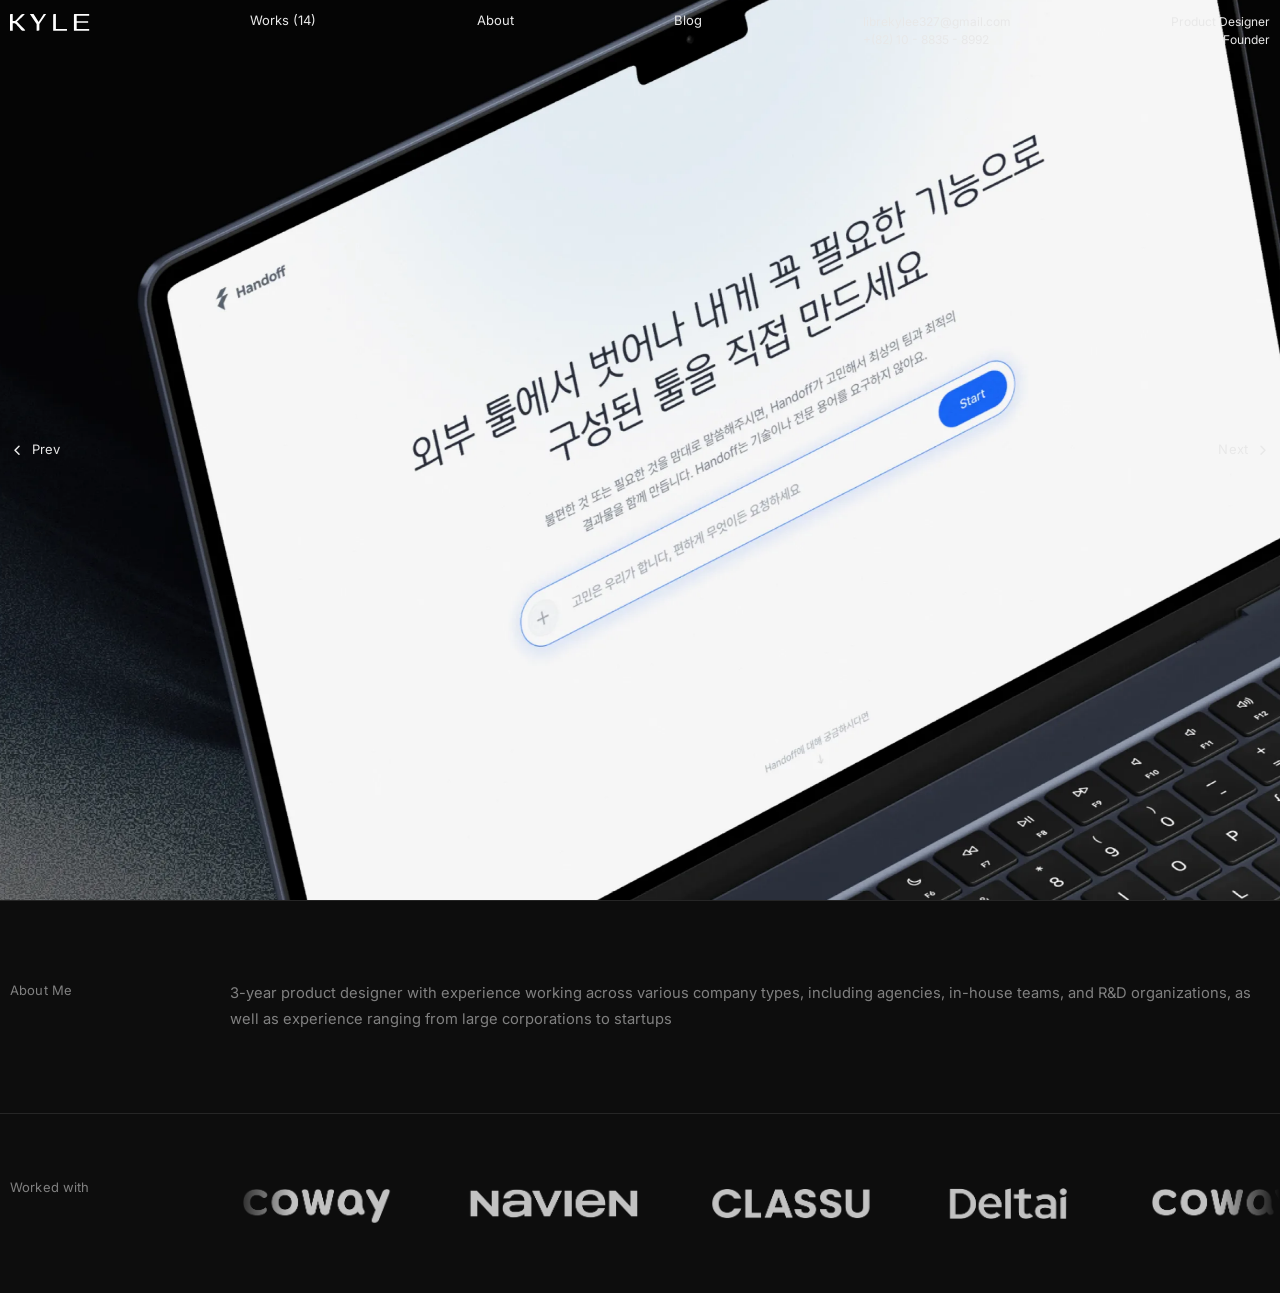
<file: index.html>
<!DOCTYPE html>
<html lang="en">

<head>
  <meta charset="UTF-8">
  <meta name="viewport" content="width=device-width, initial-scale=1.0, viewport-fit=cover">
  <title>KYLE — Product Designer & Founder</title>
  <link rel="icon" type="image/png" href="assets/images/favicon.png">
  <!-- Open Graph -->
  <meta property="og:title" content="KYLE — Product Designer & Founder">
  <meta property="og:type" content="website">
  <meta property="og:url" content="https://leejaekyo.netlify.app">
  <meta property="og:image" content="https://leejaekyo.netlify.app/assets/images/OG Image.png">
  <!-- Twitter Card -->
  <meta name="twitter:card" content="summary_large_image">
  <meta name="twitter:title" content="KYLE — Product Designer & Founder">
  <meta name="twitter:image" content="https://leejaekyo.netlify.app/assets/images/OG Image.png">
  <link rel="preload" as="image" href="assets/images/hero-Handoff.webp" type="image/webp">
  <link rel="preconnect" href="https://fonts.googleapis.com">
  <link rel="preconnect" href="https://fonts.gstatic.com" crossorigin>
  <link
    href="https://fonts.googleapis.com/css2?family=Inter:ital,wght@0,300;0,400;0,500;0,600;0,700;0,800;0,900;1,400&display=swap"
    rel="stylesheet">
  <link rel="stylesheet" href="css/reset.css">
  <link rel="stylesheet" href="css/variables.css">
  <link rel="stylesheet" href="css/typography.css">
  <link rel="stylesheet" href="css/header.css">
  <link rel="stylesheet" href="css/hero.css">
  <link rel="stylesheet" href="css/about.css">
  <link rel="stylesheet" href="css/marquee.css">
  <link rel="stylesheet" href="css/works.css">
  <link rel="stylesheet" href="css/responsive.css">
  <link rel="stylesheet" href="css/cursor-light.css">
</head>

<body>
  <div id="cursorLight" aria-hidden="true"></div>

  <header class="site-header" role="banner">
    <div class="header-inner">
      <a class="logo" href="/" aria-label="KYLE — Home">
        <img src="/assets/images/header-logo.svg" alt="KYLE" class="logo-img">
      </a>
      <nav class="header-nav" aria-label="Main navigation">
        <a href="#works" class="nav-link">Works <span class="works-count"></span></a>
        <a href="/about" class="nav-link">About</a>
        <a href="/blog" class="nav-link">Blog</a>
      </nav>
      <div class="header-contact">
        <a href="mailto:librekylee327@gmail.com">librekylee327@gmail.com</a>
        <a href="tel:+821088358992">+(82) 10 - 8835 - 8992</a>
      </div>
      <div class="header-role">
        <span>Product Designer</span>
        <span>Founder</span>
      </div>
      <button class="hamburger" aria-label="Open menu" aria-expanded="false" aria-controls="mobileNav">
        <span class="hamburger-line"></span>
        <span class="hamburger-line"></span>
        <span class="hamburger-line"></span>
      </button>
    </div>
    <nav class="mobile-nav" id="mobileNav" aria-hidden="true" aria-label="Mobile navigation">
      <a href="#works">Works <span class="works-count"></span></a>
      <a href="/about">About</a>
      <a href="/blog">Blog</a>
    </nav>
  </header>

  <!-- ─── View: Works ──────────────────────────────────────── -->
  <div id="viewWorks" hidden>
    <section class="works-page" aria-labelledby="works-heading">
      <div class="works-page-inner">
        <h1 class="works-heading" id="works-heading">
          Services <span class="works-page-count" data-count-for="servicesGrid"></span>
        </h1>
        <div class="works-grid" id="servicesGrid">
          <article class="work-card">
            <p class="work-card-title">Handoff</p>
            <div class="work-card-thumb">
              <picture>
                <source srcset="assets/images/hero-Handoff.webp" type="image/webp">
                <img src="assets/images/hero-Handoff.webp" alt="Handoff" loading="lazy">
              </picture>
            </div>
          </article>
          <article class="work-card">
            <p class="work-card-title">Deltai</p>
            <div class="work-card-thumb">
              <picture>
                <source srcset="assets/images/hero-laptop.webp" type="image/webp">
                <img src="assets/images/hero-laptop.png" alt="Deltai — AI agent design tool" loading="lazy">
              </picture>
            </div>
          </article>
          <article class="work-card">
            <p class="work-card-title">Classu</p>
            <div class="work-card-thumb">
              <picture>
                <source srcset="assets/images/hero-Classu.webp" type="image/webp">
                <img src="assets/images/hero-Classu.png" alt="Classu — mobile app" loading="lazy">
              </picture>
            </div>
          </article>
          <article class="work-card">
            <p class="work-card-title">Viewtiful Body</p>
            <div class="work-card-thumb">
              <picture>
                <source srcset="assets/images/hero-VB.webp" type="image/webp">
                <img src="assets/images/hero-VB.png" alt="Viewtiful Body — fitness app" loading="lazy">
              </picture>
            </div>
          </article>
          <article class="work-card">
            <p class="work-card-title">Ride Hailing</p>
            <div class="work-card-thumb">
              <picture>
                <source srcset="assets/images/hero-ridehailing.webp" type="image/webp">
                <img src="assets/images/hero-ridehailing.png" alt="Ride Hailing — in-car UI" loading="lazy">
              </picture>
            </div>
          </article>
          <article class="work-card">
            <p class="work-card-title">KD NAVIEN - Smart Navien GUI</p>
            <div class="work-card-thumb">
              <picture>
                <source srcset="assets/images/hero-KDN.webp" type="image/webp">
                <img src="assets/images/hero-KDN.png" alt="KD NAVIEN — Smart Navien GUI" loading="lazy">
              </picture>
            </div>
          </article>
          <article class="work-card">
            <p class="work-card-title">Movie Frame NFT Service</p>
            <div class="work-card-thumb">
              <picture>
                <source srcset="assets/images/hero-NFT.webp" type="image/webp">
                <img src="assets/images/hero-NFT.png" alt="Movie Frame NFT Service" loading="lazy">
              </picture>
            </div>
          </article>
          <article class="work-card">
            <p class="work-card-title">Vietnam E-Bike Platform(UNESCO Unitwin)</p>
            <div class="work-card-thumb">
              <picture>
                <source srcset="assets/images/hero-EV-Bike.webp" type="image/webp">
                <img src="assets/images/hero-EV-Bike.webp" alt="Vietnam E-Bike Platform — UNESCO Unitwin" loading="lazy">
              </picture>
            </div>
          </article>
        </div>

        <!-- ─── Projects: pipelines & automation (accordion list, no thumbnail) ── -->
        <div class="works-group" role="region" aria-labelledby="projects-heading">
          <h2 class="works-heading works-heading--group" id="projects-heading">
            Projects <span class="works-page-count" data-count-for="projectsGrid"></span>
          </h2>
          <p class="works-group-lead">AX-native. Systems I vibe-coded to run our startup.</p>
          <ul class="project-list" id="projectsGrid">
            <li class="project-item">
              <h3 class="project-item-heading">
                <button class="project-item-toggle" type="button" aria-expanded="false" aria-controls="panel-donna-personal-assistant" id="toggle-donna-personal-assistant">
                  <span class="project-item-date">2026</span>
                  <span class="project-item-title">Donna — Personal Assistant</span>
                  <span class="project-item-type">Agent</span>
                  <span class="project-item-stat">4 reports / day</span>
                  <span class="project-item-icon" aria-hidden="true"></span>
                </button>
              </h3>
              <div class="project-item-panel" id="panel-donna-personal-assistant" role="region" aria-labelledby="toggle-donna-personal-assistant">
                <div class="project-item-panel-clip">
                  <div class="project-item-panel-inner">
                    <p class="project-item-desc">Slack assistant that briefs my day, triages mail and books my calendar.</p>
                    <ol class="project-item-flow" aria-label="Process"><li>Mail</li><li>Calendar</li><li>Notes</li><li>Triage</li><li>Slack</li></ol>
                    <ul class="project-item-stack" aria-label="Built with"><li>Claude Code</li><li>Slack Bolt</li><li>Gmail</li><li>Google Calendar</li><li>launchd</li></ul>
                  </div>
                </div>
              </div>
            </li>
            <li class="project-item">
              <h3 class="project-item-heading">
                <button class="project-item-toggle" type="button" aria-expanded="false" aria-controls="panel-weekly-reels-pipeline" id="toggle-weekly-reels-pipeline">
                  <span class="project-item-date">2026</span>
                  <span class="project-item-title">Weekly Reels Pipeline</span>
                  <span class="project-item-type">Automation</span>
                  <span class="project-item-stat">½ day → 1h 20m</span>
                  <span class="project-item-icon" aria-hidden="true"></span>
                </button>
              </h3>
              <div class="project-item-panel" id="panel-weekly-reels-pipeline" role="region" aria-labelledby="toggle-weekly-reels-pipeline">
                <div class="project-item-panel-clip">
                  <div class="project-item-panel-inner">
                    <p class="project-item-desc">One brief in, a week of short-form out. Reads its own metrics to plan the next episode.</p>
                    <ol class="project-item-flow" aria-label="Process"><li>Brief</li><li>Storyboard</li><li>Clips</li><li>Compose</li><li>Publish</li><li>Metrics</li></ol>
                    <ul class="project-item-stack" aria-label="Built with"><li>Claude Code</li><li>Python</li><li>FFmpeg</li><li>Higgsfield · Kling</li><li>YouTube · Instagram</li></ul>
                  </div>
                </div>
              </div>
            </li>
            <li class="project-item">
              <h3 class="project-item-heading">
                <button class="project-item-toggle" type="button" aria-expanded="false" aria-controls="panel-job-mapping-pipeline" id="toggle-job-mapping-pipeline">
                  <span class="project-item-date">2026</span>
                  <span class="project-item-title">Job Mapping Pipeline</span>
                  <span class="project-item-type">Research automation</span>
                  <span class="project-item-stat">474 → 288</span>
                  <span class="project-item-icon" aria-hidden="true"></span>
                </button>
              </h3>
              <div class="project-item-panel" id="panel-job-mapping-pipeline" role="region" aria-labelledby="toggle-job-mapping-pipeline">
                <div class="project-item-panel-clip">
                  <div class="project-item-panel-inner">
                    <p class="project-item-desc">Turns 474 practitioner posts into a job agent's knowledge map — rerunnable for every new role.</p>
                    <ol class="project-item-flow" aria-label="Process"><li>Collect</li><li>Classify</li><li>Extract</li><li>Map</li><li>Verify</li><li>Scope sim</li></ol>
                    <ul class="project-item-stack" aria-label="Built with"><li>Claude Code</li><li>Python</li></ul>
                  </div>
                </div>
              </div>
            </li>
            <li class="project-item">
              <h3 class="project-item-heading">
                <button class="project-item-toggle" type="button" aria-expanded="false" aria-controls="panel-persona-evidence-crawl" id="toggle-persona-evidence-crawl">
                  <span class="project-item-date">2026</span>
                  <span class="project-item-title">Persona Evidence Crawl</span>
                  <span class="project-item-type">Research</span>
                  <span class="project-item-stat">8,000+ → 92</span>
                  <span class="project-item-icon" aria-hidden="true"></span>
                </button>
              </h3>
              <div class="project-item-panel" id="panel-persona-evidence-crawl" role="region" aria-labelledby="toggle-persona-evidence-crawl">
                <div class="project-item-panel-clip">
                  <div class="project-item-panel-inner">
                    <p class="project-item-desc">Crawled 8,000+ community posts to put our persona on evidence, not my guess.</p>
                    <ol class="project-item-flow" aria-label="Process"><li>Crawl</li><li>Filter</li><li>Code</li><li>Grade</li></ol>
                    <ul class="project-item-stack" aria-label="Built with"><li>Claude Code</li><li>Python crawler</li></ul>
                  </div>
                </div>
              </div>
            </li>
            <li class="project-item">
              <h3 class="project-item-heading">
                <button class="project-item-toggle" type="button" aria-expanded="false" aria-controls="panel-harness" id="toggle-harness">
                  <span class="project-item-date">2026</span>
                  <span class="project-item-title">Harness</span>
                  <span class="project-item-type">Agent system</span>
                  <span class="project-item-stat">35 → 13</span>
                  <span class="project-item-icon" aria-hidden="true"></span>
                </button>
              </h3>
              <div class="project-item-panel" id="panel-harness" role="region" aria-labelledby="toggle-harness">
                <div class="project-item-panel-clip">
                  <div class="project-item-panel-inner">
                    <p class="project-item-desc">My Claude Code setup: 9 job agents and 10 hooks that enforce the rules and keep every doc in sync.</p>
                    <ol class="project-item-flow" aria-label="Process"><li>Route</li><li>Job agent</li><li>Hooks</li><li>Doc sync</li></ol>
                    <ul class="project-item-stack" aria-label="Built with"><li>Claude Code</li><li>Hooks</li><li>Skills</li><li>Python · Bash</li></ul>
                  </div>
                </div>
              </div>
            </li>
            <li class="project-item">
              <h3 class="project-item-heading">
                <button class="project-item-toggle" type="button" aria-expanded="false" aria-controls="panel-lead-user-research" id="toggle-lead-user-research">
                  <span class="project-item-date">2026</span>
                  <span class="project-item-title">Lead User Research</span>
                  <span class="project-item-type">Research</span>
                  <span class="project-item-stat">38 gaps</span>
                  <span class="project-item-icon" aria-hidden="true"></span>
                </button>
              </h3>
              <div class="project-item-panel" id="panel-lead-user-research" role="region" aria-labelledby="toggle-lead-user-research">
                <div class="project-item-panel-clip">
                  <div class="project-item-panel-inner">
                    <p class="project-item-desc">My own build process as data — 38 friction points the product is designed on.</p>
                    <ol class="project-item-flow" aria-label="Process"><li>Observe</li><li>Sequence</li><li>Gap logic</li><li>Hypotheses</li></ol>
                    <ul class="project-item-stack" aria-label="Built with"><li>Claude Code</li><li>HTML</li></ul>
                  </div>
                </div>
              </div>
            </li>
          </ul>
        </div>
      </div>
    </section>
  </div>

  <!-- ─── View: Home ────────────────────────────────────────── -->
  <div id="viewHome">
    <main>

      <section class="hero" id="works" aria-label="Featured work">
        <div class="hero-image-wrapper">
          <picture>
            <source srcset="assets/images/hero-Handoff.webp" type="image/webp">
            <img src="assets/images/hero-Handoff.webp" alt="Project showcase: Handoff"
              class="hero-slide" id="heroSlideHandoff" fetchpriority="high">
          </picture>
          <picture>
            <source srcset="assets/images/hero-laptop.webp" type="image/webp">
            <img src="assets/images/hero-laptop.png" alt="Project showcase: MacBook displaying Create your Agent UI"
              class="hero-slide" id="heroSlideA" loading="lazy">
          </picture>
          <picture>
            <source srcset="assets/images/hero-Classu.webp" type="image/webp">
            <img src="assets/images/hero-Classu.png" alt="Project showcase: CLASSU" class="hero-slide" id="heroSlideB" loading="lazy">
          </picture>
          <picture>
            <source srcset="assets/images/hero-VB.webp" type="image/webp">
            <img src="assets/images/hero-VB.png" alt="Project showcase: VB" class="hero-slide" id="heroSlideC" loading="lazy">
          </picture>
          <picture>
            <source srcset="assets/images/hero-ridehailing.webp" type="image/webp">
            <img src="assets/images/hero-ridehailing.png" alt="Project showcase: Ride Hailing" class="hero-slide"
              id="heroSlideD" loading="lazy">
          </picture>
        </div>
        <button class="hero-nav hero-nav--prev" aria-label="Previous project">
          <svg width="14" height="14" viewBox="0 0 14 14" fill="none" aria-hidden="true">
            <path d="M9 11L5 7L9 3" stroke="currentColor" stroke-width="1.5" stroke-linecap="round"
              stroke-linejoin="round" />
          </svg>
          Prev
        </button>
        <button class="hero-nav hero-nav--next" aria-label="Next project">
          Next
          <svg width="14" height="14" viewBox="0 0 14 14" fill="none" aria-hidden="true">
            <path d="M5 3L9 7L5 11" stroke="currentColor" stroke-width="1.5" stroke-linecap="round"
              stroke-linejoin="round" />
          </svg>
        </button>
      </section>

      <section class="about-me" id="about" aria-labelledby="about-heading">
        <div class="about-inner">
          <h2 class="section-label" id="about-heading">About Me</h2>
          <div class="about-body">
            <p>3-year product designer with experience working across various company types, including agencies,
              in-house teams, and R&D organizations, as well as experience ranging from large corporations to startups
            </p>
          </div>
        </div>
      </section>

      <section class="worked-with" aria-label="Companies worked with">
        <div class="worked-with-inner">
          <h2 class="section-label">Worked with</h2>
          <div class="marquee-outer" aria-hidden="true">
            <div class="marquee-track" id="marqueeTrack">
              <span class="marquee-item"><img src="assets/images/logos/coway.png" alt="coway" class="brand-logo"></span>
              <span class="marquee-item"><img src="assets/images/logos/navien.png" alt="navien"
                  class="brand-logo"></span>
              <span class="marquee-item"><img src="assets/images/logos/classu.png" alt="CLASSU"
                  class="brand-logo"></span>
              <span class="marquee-item"><img src="assets/images/logos/deltai.png" alt="Deltai"
                  class="brand-logo"></span>
              <!-- Duplicate set for seamless infinite loop -->
              <span class="marquee-item" aria-hidden="true"><img src="assets/images/logos/coway.png" alt=""
                  class="brand-logo"></span>
              <span class="marquee-item" aria-hidden="true"><img src="assets/images/logos/navien.png" alt=""
                  class="brand-logo"></span>
              <span class="marquee-item" aria-hidden="true"><img src="assets/images/logos/classu.png" alt=""
                  class="brand-logo"></span>
              <span class="marquee-item" aria-hidden="true"><img src="assets/images/logos/deltai.png" alt=""
                  class="brand-logo"></span>
            </div>
          </div>
        </div>
      </section>

    </main>
  </div><!-- /viewHome -->

  <script src="js/header.js"></script>
  <script src="js/marquee.js"></script>
  <script src="js/hero.js"></script>
  <script src="js/works.js"></script>
  <script src="js/cursor-light.js"></script>
</body>

</html>
</file>
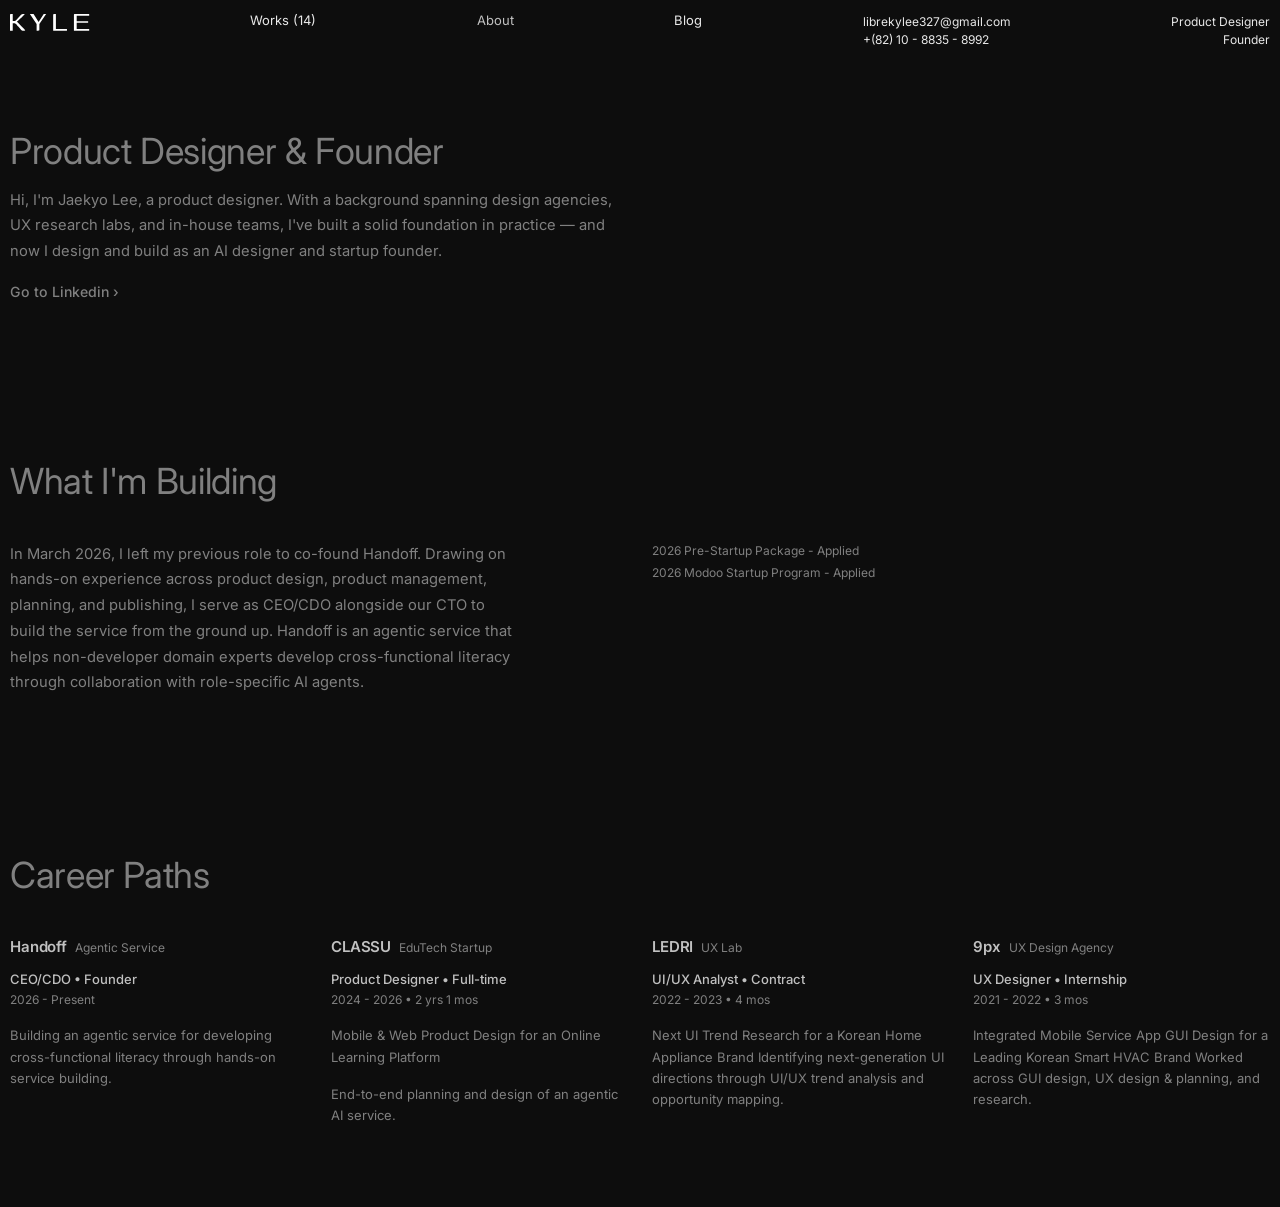
<file: about.html>
<!DOCTYPE html>
<html lang="en">

<head>
  <meta charset="UTF-8">
  <meta name="viewport" content="width=device-width, initial-scale=1.0, viewport-fit=cover">
  <title>KYLE — Product Designer & Founder</title>
  <link rel="icon" type="image/png" href="assets/images/favicon.png">
  <!-- Open Graph -->
  <meta property="og:title" content="KYLE — Product Designer & Founder">
  <meta property="og:type" content="website">
  <meta property="og:url" content="https://leejaekyo.netlify.app/about.html">
  <meta property="og:image" content="https://leejaekyo.netlify.app/assets/images/OG Image.png">
  <!-- Twitter Card -->
  <meta name="twitter:card" content="summary_large_image">
  <meta name="twitter:title" content="KYLE — Product Designer & Founder">
  <meta name="twitter:image" content="https://leejaekyo.netlify.app/assets/images/OG Image.png">
  <link rel="preconnect" href="https://fonts.googleapis.com">
  <link rel="preconnect" href="https://fonts.gstatic.com" crossorigin>
  <link
    href="https://fonts.googleapis.com/css2?family=Inter:ital,wght@0,300;0,400;0,500;0,600;0,700;0,800;0,900;1,400&display=swap"
    rel="stylesheet">
  <link rel="stylesheet" href="css/reset.css">
  <link rel="stylesheet" href="css/variables.css">
  <link rel="stylesheet" href="css/typography.css">
  <link rel="stylesheet" href="css/header.css">
  <link rel="stylesheet" href="css/about-page.css">
  <link rel="stylesheet" href="css/responsive.css">
  <link rel="stylesheet" href="css/cursor-light.css">
</head>

<body>
  <div id="cursorLight" aria-hidden="true"></div>

  <header class="site-header" role="banner">
    <div class="header-inner">
      <a class="logo" href="/" aria-label="KYLE — Home">
        <img src="/assets/images/header-logo.svg" alt="KYLE" class="logo-img">
      </a>
      <nav class="header-nav" aria-label="Main navigation">
        <a href="/#works" class="nav-link">Works <span class="works-count"></span></a>
        <a href="/about" class="nav-link nav-link--active">About</a>
        <a href="/blog" class="nav-link">Blog</a>
      </nav>
      <div class="header-contact">
        <a href="mailto:librekylee327@gmail.com">librekylee327@gmail.com</a>
        <a href="tel:+821088358992">+(82) 10 - 8835 - 8992</a>
      </div>
      <div class="header-role">
        <span>Product Designer</span>
        <span>Founder</span>
      </div>
      <button class="hamburger" aria-label="Open menu" aria-expanded="false" aria-controls="mobileNav">
        <span class="hamburger-line"></span>
        <span class="hamburger-line"></span>
        <span class="hamburger-line"></span>
      </button>
    </div>
    <nav class="mobile-nav" id="mobileNav" aria-hidden="true" aria-label="Mobile navigation">
      <a href="/#works">Works <span class="works-count"></span></a>
      <a href="/about">About</a>
      <a href="/blog">Blog</a>
    </nav>
  </header>

  <main class="about-page">
    <div class="about-page-inner">

      <!-- ─── Intro ─────────────────────────────────────────────── -->
      <section class="ap-intro" aria-labelledby="ap-title">
        <h1 class="ap-title" id="ap-title">Product Designer &amp; Founder</h1>
        <p class="ap-bio">Hi, I'm Jaekyo Lee, a product designer. With a background spanning design agencies, UX research labs, and in-house teams, I've built a solid foundation in practice — and now I design and build as an AI designer and startup founder.</p>
        <a href="https://linkedin.com/in/jaekyolee" target="_blank" rel="noopener noreferrer" class="ap-linkedin-link">Go to Linkedin &rsaquo;</a>
      </section>

      <!-- ─── What I'm Building ─────────────────────────────────── -->
      <section class="ap-building" aria-labelledby="ap-building-heading">
        <h2 class="ap-section-heading" id="ap-building-heading">What I'm Building</h2>
        <div class="ap-building-body">
          <p class="ap-building-text">In March 2026, I left my previous role to co-found Handoff. Drawing on hands-on experience across product design, product management, planning, and publishing, I serve as CEO/CDO alongside our CTO to build the service from the ground up. Handoff is an agentic service that helps non-developer domain experts develop cross-functional literacy through collaboration with role-specific AI agents.</p>
          <ul class="ap-building-caption" aria-label="Startup program applications">
            <li>2026 Pre-Startup Package - Applied</li>
            <li>2026 Modoo Startup Program - Applied</li>
          </ul>
        </div>
      </section>

      <!-- ─── Career Paths ──────────────────────────────────────── -->
      <section class="ap-career" aria-labelledby="ap-career-heading">
        <h2 class="ap-section-heading" id="ap-career-heading">Career Paths</h2>
        <div class="ap-career-grid">

          <article class="ap-career-card">
            <div class="ap-card-header">
              <span class="ap-company-name">Handoff</span>
              <span class="ap-company-type">Agentic Service</span>
            </div>
            <p class="ap-card-role">CEO/CDO &bull; Founder</p>
            <p class="ap-card-period">2026 - Present</p>
            <p class="ap-card-desc">Building an agentic service for developing cross-functional literacy through hands-on service building.</p>
          </article>

          <article class="ap-career-card">
            <div class="ap-card-header">
              <span class="ap-company-name">CLASSU</span>
              <span class="ap-company-type">EduTech Startup</span>
            </div>
            <p class="ap-card-role">Product Designer &bull; Full-time</p>
            <p class="ap-card-period">2024 - 2026 &bull; 2 yrs 1 mos</p>
            <p class="ap-card-desc">Mobile &amp; Web Product Design for an Online Learning Platform</p>
            <p class="ap-card-desc">End-to-end planning and design of an agentic AI service.</p>
          </article>

          <article class="ap-career-card">
            <div class="ap-card-header">
              <span class="ap-company-name">LEDRI</span>
              <span class="ap-company-type">UX Lab</span>
            </div>
            <p class="ap-card-role">UI/UX Analyst &bull; Contract</p>
            <p class="ap-card-period">2022 - 2023 &bull; 4 mos</p>
            <p class="ap-card-desc">Next UI Trend Research for a Korean Home Appliance Brand Identifying next-generation UI directions through UI/UX trend analysis and opportunity mapping.</p>
          </article>

          <article class="ap-career-card">
            <div class="ap-card-header">
              <span class="ap-company-name">9px</span>
              <span class="ap-company-type">UX Design Agency</span>
            </div>
            <p class="ap-card-role">UX Designer &bull; Internship</p>
            <p class="ap-card-period">2021 - 2022 &bull; 3 mos</p>
            <p class="ap-card-desc">Integrated Mobile Service App GUI Design for a Leading Korean Smart HVAC Brand Worked across GUI design, UX design &amp; planning, and research.</p>
          </article>

        </div>
      </section>

    </div>
  </main>

  <script src="js/header.js"></script>
  <script src="js/cursor-light.js"></script>
</body>

</html>
</file>
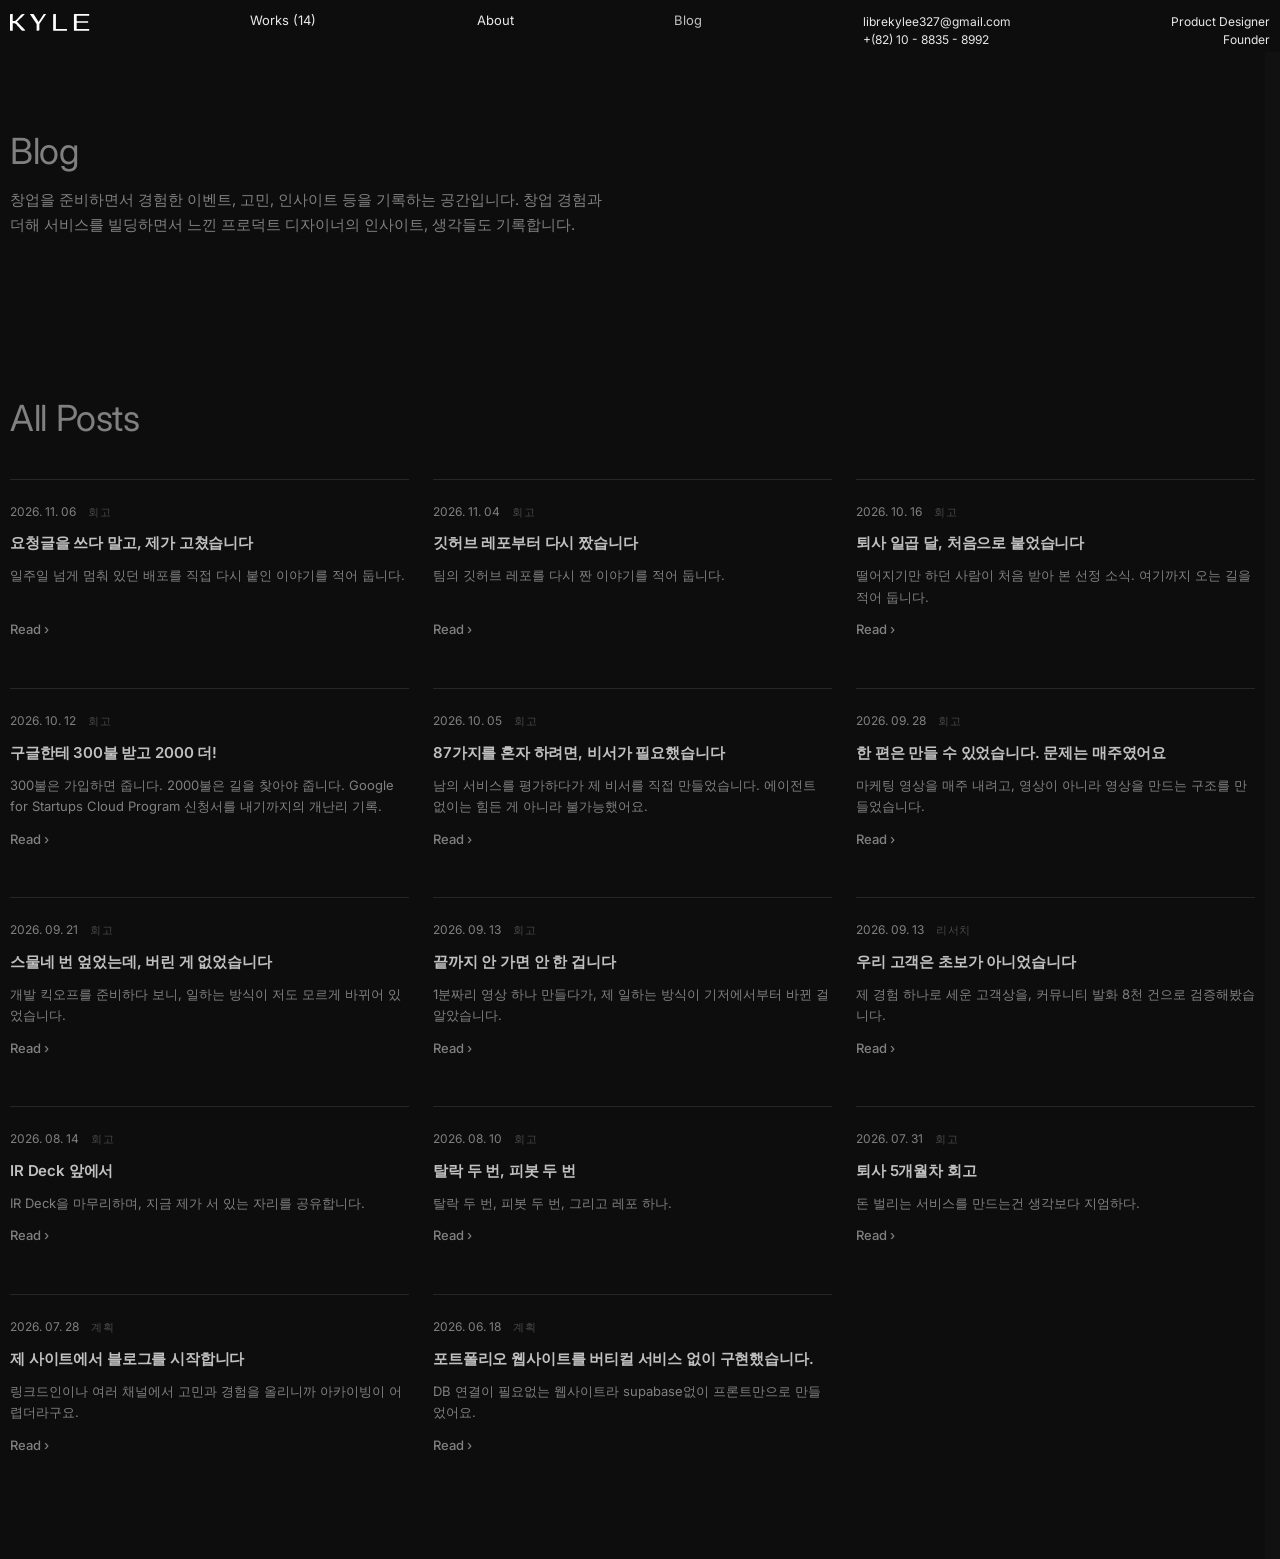
<file: blog.html>
<!DOCTYPE html>
<html lang="en">

<head>
  <meta charset="UTF-8">
  <meta name="viewport" content="width=device-width, initial-scale=1.0, viewport-fit=cover">
  <title>Blog — KYLE</title>
  <link rel="icon" type="image/png" href="assets/images/favicon.png">
  <!-- Open Graph -->
  <meta property="og:title" content="Blog — KYLE">
  <meta property="og:type" content="website">
  <meta property="og:url" content="https://leejaekyo.netlify.app/blog.html">
  <meta property="og:image" content="https://leejaekyo.netlify.app/assets/images/OG Image.png">
  <!-- Twitter Card -->
  <meta name="twitter:card" content="summary_large_image">
  <meta name="twitter:title" content="Blog — KYLE">
  <meta name="twitter:image" content="https://leejaekyo.netlify.app/assets/images/OG Image.png">
  <link rel="preconnect" href="https://fonts.googleapis.com">
  <link rel="preconnect" href="https://fonts.gstatic.com" crossorigin>
  <link
    href="https://fonts.googleapis.com/css2?family=Inter:ital,wght@0,300;0,400;0,500;0,600;0,700;0,800;0,900;1,400&display=swap"
    rel="stylesheet">
  <link rel="stylesheet" href="css/reset.css">
  <link rel="stylesheet" href="css/variables.css">
  <link rel="stylesheet" href="css/typography.css">
  <link rel="stylesheet" href="css/header.css">
  <link rel="stylesheet" href="css/blog-page.css">
  <link rel="stylesheet" href="css/responsive.css">
  <link rel="stylesheet" href="css/cursor-light.css">
</head>

<body>
  <div id="cursorLight" aria-hidden="true"></div>

  <header class="site-header" role="banner">
    <div class="header-inner">
      <a class="logo" href="/" aria-label="KYLE — Home">
        <img src="/assets/images/header-logo.svg" alt="KYLE" class="logo-img">
      </a>
      <nav class="header-nav" aria-label="Main navigation">
        <a href="/#works" class="nav-link">Works <span class="works-count"></span></a>
        <a href="/about" class="nav-link">About</a>
        <a href="/blog" class="nav-link nav-link--active">Blog</a>
      </nav>
      <div class="header-contact">
        <a href="mailto:librekylee327@gmail.com">librekylee327@gmail.com</a>
        <a href="tel:+821088358992">+(82) 10 - 8835 - 8992</a>
      </div>
      <div class="header-role">
        <span>Product Designer</span>
        <span>Founder</span>
      </div>
      <button class="hamburger" aria-label="Open menu" aria-expanded="false" aria-controls="mobileNav">
        <span class="hamburger-line"></span>
        <span class="hamburger-line"></span>
        <span class="hamburger-line"></span>
      </button>
    </div>
    <nav class="mobile-nav" id="mobileNav" aria-hidden="true" aria-label="Mobile navigation">
      <a href="/#works">Works <span class="works-count"></span></a>
      <a href="/about">About</a>
      <a href="/blog">Blog</a>
    </nav>
  </header>

  <main class="blog-page">
    <div class="blog-page-inner">

      <!-- ─── Intro ─────────────────────────────────────────────── -->
      <section class="bp-intro" aria-labelledby="bp-title">
        <h1 class="bp-title" id="bp-title">Blog</h1>
        <p class="bp-desc">창업을 준비하면서 경험한 이벤트, 고민, 인사이트 등을 기록하는 공간입니다. 창업 경험과 더해 서비스를 빌딩하면서 느낀 프로덕트 디자이너의 인사이트, 생각들도 기록합니다.</p>
      </section>

      <!-- ─── Post List ─────────────────────────────────────────── -->
      <section class="bp-posts" aria-labelledby="bp-posts-heading">
        <h2 class="bp-section-heading" id="bp-posts-heading">All Posts</h2>
        <!-- 카드는 js/posts.js 데이터로 js/blog.js 가 렌더 -->
        <div class="bp-posts-grid"></div>
      </section>

    </div>
  </main>

  <!-- ─── Post overlay layer (blog 위로 슬라이드업, GNB 아래 레이어) ─── -->
  <div class="post-layer" id="postLayer" aria-hidden="true" role="dialog" aria-label="Blog post">
    <div class="post-page-inner">
      <article class="post-article">
        <header class="post-header">
          <a href="blog.html" class="post-back" data-close>&lsaquo; Back to Blog</a>
          <div class="post-meta">
            <span class="post-date"></span>
            <span class="post-tag"></span>
          </div>
          <h1 class="post-title"></h1>
        </header>
        <div class="post-body"></div>
      </article>
    </div>
  </div>

  <script src="js/header.js"></script>
  <script src="js/cursor-light.js"></script>
  <script src="js/posts.js"></script>
  <script src="js/blog.js"></script>
</body>

</html>
</file>
<file: css/variables.css>
:root {
  /* Colors — surfaces */
  --color-bg:             #0d0d0d;
  --color-bg-hero:        #111111;

  /* Colors — text hierarchy */
  /* --color-fg       10.7:1 contrast — primary body text, softer than pure white */
  /* --color-fg-muted  4.9:1 contrast — secondary labels, captions (WCAG AA ✓)   */
  /* --color-fg-dim    2.5:1           — decorative only, never for readable text  */
  /* --color-fg-overlay 21:1           — text on dark images / transparent header */
  --color-fg:             #c0c0c0;
  --color-fg-muted:       #808080;
  --color-fg-dim:         #484848;
  --color-fg-overlay:     #e8e8e8;

  /* Colors — borders */
  --color-border:         rgba(255, 255, 255, 0.10);
  --color-border-strong:  rgba(255, 255, 255, 0.16);

  /* Typography */
  --font-primary: 'Inter', -apple-system, BlinkMacSystemFont, 'Segoe UI', sans-serif;

  /* Layout */
  --header-height:      52px;
  --container-max:      1440px;
  --pad-desktop:        10px;
  --pad-tablet:         10px;
  --pad-mobile:         20px;

  /* Animation */
  --marquee-duration:   32s;
  --ease-out:           cubic-bezier(0.16, 1, 0.3, 1);
  --transition-fast:    120ms ease;
  --transition-base:    220ms ease;
}
</file>
<file: css/typography.css>
body {
  font-family: var(--font-primary);
  font-size: 14px;
  line-height: 1.5;
  font-weight: 400;
}

.section-label {
  font-size: 13px;
  font-weight: 400;
  color: var(--color-fg-muted);
  letter-spacing: 0.01em;
  line-height: 1.4;
}
</file>
<file: css/header.css>
.site-header {
  position: fixed;
  top: 0;
  left: 0;
  right: 0;
  z-index: 100;
  height: calc(var(--header-height) + env(safe-area-inset-top));
  padding-top: env(safe-area-inset-top);
  /* Transparent — overlays hero image, no background fill */
}

/* ─── Flex row: each item is a direct participant in space-between ── */
.header-inner {
  display: flex;
  justify-content: space-between;
  align-items: flex-start;
  height: 100%;
  padding: 14px var(--pad-desktop) 0;
  max-width: var(--container-max);
  margin: 0 auto;
}

/* ─── Logo ───────────────────────────────────────────────────── */
.logo {
  display: flex;
  align-items: flex-start;
  flex-shrink: 0;
}

.logo-img {
  height: 17px;
  width: 80px;
  display: block;
}

/* ─── Nav: display:contents makes each <a> a direct flex item ── */
.header-nav {
  display: contents;
}

.nav-link {
  font-size: 13px;
  font-weight: 400;
  color: var(--color-fg-overlay);
  line-height: 1;
  white-space: nowrap;
  transition: color var(--transition-fast);
}

.nav-link:hover,
.nav-link--active {
  color: var(--color-fg);
}

.works-count {
  color: var(--color-fg-overlay);
}

/* ─── Contact — left-aligned, two lines ─────────────────────── */
.header-contact {
  display: flex;
  flex-direction: column;
  align-items: flex-start;
  gap: 2px;
}

.header-contact a,
.header-contact span {
  font-size: 12px;
  color: var(--color-fg-overlay);
  line-height: 1.3;
  white-space: nowrap;
}

.header-contact a {
  transition: color var(--transition-fast);
}

.header-contact a:hover {
  color: var(--color-fg);
}

/* ─── Role — left-aligned, two lines ────────────────────────── */
.header-role {
  display: flex;
  flex-direction: column;
  align-items: flex-end;
  gap: 2px;
}

.header-role span {
  font-size: 12px;
  color: var(--color-fg-overlay);
  line-height: 1.3;
  white-space: nowrap;
}

/* ─── Hamburger (hidden on desktop/tablet) ───────────────────── */
.hamburger {
  display: none;
  flex-direction: column;
  justify-content: flex-start;
  gap: 5px;
  width: 20px;
  flex-shrink: 0;
  padding-top: 1px;
}

.hamburger-line {
  display: block;
  width: 100%;
  height: 1px;
  background: var(--color-fg-overlay);
  transition: transform var(--transition-base), opacity var(--transition-base);
}

.hamburger[aria-expanded="true"] .hamburger-line:nth-child(1) {
  transform: translateY(6px) rotate(45deg);
}

.hamburger[aria-expanded="true"] .hamburger-line:nth-child(2) {
  opacity: 0;
}

.hamburger[aria-expanded="true"] .hamburger-line:nth-child(3) {
  transform: translateY(-6px) rotate(-45deg);
}

/* ─── Mobile nav drawer (gets background to be readable) ─────── */
.mobile-nav {
  display: none;
  flex-direction: column;
  position: absolute;
  top: var(--header-height);
  left: 0;
  right: 0;
  border-bottom: 1px solid var(--color-border);
  pointer-events: none;
  opacity: 0;
  transform: translateY(-8px);
  transition: opacity var(--transition-base), transform var(--transition-base);
}

.mobile-nav.mobile-nav--open {
  pointer-events: auto;
  opacity: 1;
  transform: translateY(0);
}

.mobile-nav a {
  display: block;
  padding: 14px var(--pad-mobile);
  font-size: 14px;
  color: var(--color-fg-overlay);
  border-bottom: 1px solid var(--color-border);
  transition: color var(--transition-fast);
}

.mobile-nav a:hover {
  color: var(--color-fg);
}
</file>
<file: css/hero.css>
.hero {
  position: relative;
  width: 100%;
  height: 100vh;
  overflow: hidden;
  background: var(--color-bg-hero);
  display: flex;
  align-items: center;
  justify-content: center;
}

/* Clips the zoom effect to hero bounds */
.hero-image-wrapper {
  position: absolute;
  inset: 0;
  overflow: hidden;
}

/* Slide: hidden by default, active slide fades in and zooms */
.hero-slide {
  position: absolute;
  inset: 0;
  width: 100%;
  height: 100%;
  object-fit: cover;
  object-position: center center;
  transform-origin: center center;
  transform: scale(1);
  opacity: 0;
  will-change: transform, opacity;
  transition: transform 4s linear, opacity 2s ease;
}

.hero-slide--active {
  opacity: 1;
}

.hero-slide--zoomed {
  transform: scale(1.15);
}

/* ─── Prev / Next controls ───────────────────────────────────── */
.hero-nav {
  position: absolute;
  top: 50%;
  transform: translateY(-50%);
  display: flex;
  align-items: center;
  gap: 8px;
  font-size: 13px;
  font-weight: 400;
  color: var(--color-fg-overlay);
  z-index: 10;
  transition: color var(--transition-fast);
  letter-spacing: 0.01em;
}

.hero-nav:hover {
  color: var(--color-fg-overlay);
}

.hero-nav--prev {
  left: var(--pad-desktop);
}

.hero-nav--next {
  right: var(--pad-desktop);
}

.hero-nav svg {
  flex-shrink: 0;
  transition: transform var(--transition-fast);
}

.hero-nav--prev:hover svg {
  transform: translateX(-3px);
}

.hero-nav--next:hover svg {
  transform: translateX(3px);
}
</file>
<file: css/about.css>
.about-me {
  border-top: 1px solid var(--color-border);
  scroll-margin-top: var(--header-height);
}

.about-inner {
  display: grid;
  grid-template-columns: 220px 1fr;
  gap: var(--space-section, 0);
  padding: 80px var(--pad-desktop);
  max-width: var(--container-max);
  margin: 0 auto;
}

.about-body p {
  font-size: clamp(14px, 1.15vw, 16px);
  font-weight: 400;
  color: var(--color-fg-muted);
  line-height: 1.75;
  width: 100%;
}
</file>
<file: css/marquee.css>
.worked-with {
  border-top: 1px solid var(--color-border);
}

.worked-with-inner {
  display: grid;
  grid-template-columns: 220px 1fr;
  align-items: start;
  padding: 64px 0 64px var(--pad-desktop);
  max-width: var(--container-max);
  margin: 0 auto;
  overflow: hidden;
}

/* ─── Marquee track ──────────────────────────────────────────── */
.marquee-outer {
  overflow: hidden;
  /* Soft fade at left and right edges */
  -webkit-mask-image: linear-gradient(
    to right,
    transparent 0%,
    black 6%,
    black 94%,
    transparent 100%
  );
  mask-image: linear-gradient(
    to right,
    transparent 0%,
    black 6%,
    black 94%,
    transparent 100%
  );
}

.marquee-track {
  display: flex;
  align-items: center;
  gap: clamp(32px, 5vw, 80px);
  width: max-content;
  animation: marquee-scroll var(--marquee-duration) linear infinite;
  will-change: transform;
}

.marquee-outer:hover .marquee-track {
  animation-play-state: paused;
}

@keyframes marquee-scroll {
  from { transform: translateX(0); }
  to   { transform: translateX(-50%); }
}

/* ─── Brand logo images ──────────────────────────────────────── */
.marquee-item {
  display: flex;
  align-items: center;
  flex-shrink: 0;
}

.brand-logo {
  height: clamp(29px, 4vw, 52px);
  width: auto;
  object-fit: contain;
  /* Force white on dark background */
  filter: brightness(0) invert(1);
  opacity: 0.75;
  transition: opacity var(--transition-fast);
}

.marquee-item:hover .brand-logo {
  opacity: 1;
}
</file>
<file: css/works.css>
/* ─── Works page (shown when navigating to #works) ──────────── */
.works-page {
  min-height: 100vh;
  padding-top: 132px;
  padding-bottom: 80px;
}

.works-page-inner {
  width: 100%;
  max-width: var(--container-max);
  margin: 0 auto;
  padding: 0 var(--pad-desktop);
}

.works-heading {
  font-size: 36px;
  font-weight: 300;
  color: var(--color-fg-muted);
  line-height: 1;
  letter-spacing: -0.02em;
  margin-bottom: 48px;
}

/* ─── Grid ──────────────────────────────────────────────────── */
.works-grid {
  display: grid;
  grid-template-columns: repeat(4, 1fr);
  column-gap: 2px;
  row-gap: 32px;
}

/* ─── Card ──────────────────────────────────────────────────── */
.work-card {
  display: flex;
  flex-direction: column;
  gap: 16px;
}

.work-card-title {
  font-size: 13px;
  font-weight: 400;
  color: var(--color-fg-muted);
  line-height: 1;
}

.work-card-thumb {
  overflow: hidden;
  width: 100%;
  aspect-ratio: 4 / 3;
}

.work-card-thumb img {
  width: 100%;
  height: 100%;
  object-fit: cover;
  display: block;
  will-change: transform;
  /* 이탈: 빠르게 복귀 */
  transition: transform 350ms var(--ease-out);
}

.work-card:hover .work-card-thumb img {
  transform: scale(1.05);
  /* 진입: 살짝 오버슈트하는 스프링감 */
  transition: transform 800ms cubic-bezier(0.34, 1.56, 0.64, 1);
}

/* ─── Projects group (pipelines & automation) ───────────────── */
.works-group {
  margin-top: 120px;
}

.works-heading--group {
  margin-bottom: 12px;
}

.works-group-lead {
  font-size: 20px;
  font-weight: 400;
  letter-spacing: -0.01em;
  line-height: 1.3;
  color: var(--color-fg-overlay);
  margin-bottom: 40px;
}

/* 서비스 카드(썸네일)와 다른 형태 — 썸네일 없는 아코디언 목록.
   닫힌 줄: 시기 · 제목 · 분류 · 대표 숫자 / 열면: 설명 · 프로세스 */
.project-list {
  list-style: none;
  border-top: 1px solid var(--color-border);
}

.project-item {
  border-bottom: 1px solid var(--color-border);
}

.project-item-toggle {
  display: grid;
  grid-template-columns: 120px minmax(0, 1fr) 200px 220px 24px;
  align-items: center;
  column-gap: 16px;
  width: 100%;
  padding: 22px 0;
  background: none;
  border: 0;
  font: inherit;
  text-align: left;
  color: var(--color-fg);
  cursor: pointer;
}

.project-item-toggle:focus-visible {
  outline: 1px solid var(--color-fg-overlay);
  outline-offset: 2px;
}

.project-item-date,
.project-item-type {
  font-size: 12px;
  color: var(--color-fg-muted);
}

.project-item-title {
  font-size: 20px;
  font-weight: 400;
  letter-spacing: -0.01em;
  line-height: 1.2;
  color: var(--color-fg);
  transition: color var(--transition-fast);
}

.project-item-toggle:hover .project-item-title,
.project-item-toggle[aria-expanded="true"] .project-item-title {
  color: var(--color-fg-overlay);
}

.project-item-stat {
  font-size: 15px;
  font-weight: 300;
  letter-spacing: -0.01em;
  color: var(--color-fg);
  text-align: right;
}

/* + → − : 세로 막대가 눕는다 */
.project-item-icon {
  position: relative;
  width: 12px;
  height: 12px;
  justify-self: end;
}

.project-item-icon::before,
.project-item-icon::after {
  content: '';
  position: absolute;
  top: 50%;
  left: 0;
  width: 12px;
  height: 1px;
  background: var(--color-fg-muted);
  transition: transform 300ms var(--ease-out);
}

.project-item-icon::after {
  transform: rotate(90deg);
}

.project-item-toggle[aria-expanded="true"] .project-item-icon::after {
  transform: rotate(0deg);
}

/* Panel: 높이 0fr → 1fr. 닫히면 visibility로 보조기기·탭 순서에서도 빠진다 */
.project-item-panel {
  display: grid;
  grid-template-rows: 0fr;
  visibility: hidden;
  transition: grid-template-rows 400ms var(--ease-out), visibility 0s linear 400ms;
}

.project-item.is-open .project-item-panel {
  grid-template-rows: 1fr;
  visibility: visible;
  transition: grid-template-rows 400ms var(--ease-out), visibility 0s linear 0s;
}

.project-item-panel-clip {
  overflow: hidden;
  min-height: 0;
}

.project-item-panel-inner {
  max-width: 640px;
  margin-left: 136px; /* 시기 칸(120px) + 칸 간격(16px) — 제목 줄에 맞춘다 */
  padding-bottom: 28px;
  opacity: 0;
  transform: translateY(-4px);
  transition: opacity 250ms ease, transform 400ms var(--ease-out);
}

.project-item.is-open .project-item-panel-inner {
  opacity: 1;
  transform: none;
  transition-delay: 80ms;
}

.project-item-desc {
  font-size: 15px;
  line-height: 1.5;
  color: var(--color-fg-overlay);
  margin-bottom: 14px;
}

.project-item-flow {
  list-style: none;
  display: flex;
  flex-wrap: wrap;
  margin-bottom: 16px;
}

.project-item-flow li {
  font-size: 12px;
  line-height: 1.8;
  color: var(--color-fg);
}

.project-item-flow li + li::before {
  content: '→';
  margin: 0 8px;
  color: var(--color-fg-muted);
}

/* Built with: 칩 */
.project-item-stack {
  list-style: none;
  display: flex;
  flex-wrap: wrap;
  gap: 6px;
}

.project-item-stack li {
  font-size: 11px;
  line-height: 1;
  padding: 6px 9px;
  border: 1px solid var(--color-border-strong);
  border-radius: 999px;
  color: var(--color-fg);
}

@media (prefers-reduced-motion: reduce) {
  .project-item-panel,
  .project-item-panel-inner,
  .project-item-icon::before,
  .project-item-icon::after {
    transition: none;
  }
}
</file>
<file: css/responsive.css>
/* ════════════════════════════════════════════════════════════════
   Responsive — desktop-first
   Breakpoints: 800px (tablet)  |  480px (mobile)
   ════════════════════════════════════════════════════════════════ */

/* ─── Tablet: ≤ 800px ────────────────────────────────────────── */
@media (max-width: 800px) {

  /* Header: tighter padding, hide role — KYLE | Works | About | Blog | contact */
  .header-inner {
    padding: 14px var(--pad-tablet) 0;
  }

  .header-role {
    display: none;
  }

  /* Hero */
  .hero-nav--prev { left: var(--pad-tablet); }
  .hero-nav--next { right: var(--pad-tablet); }

  /* About Me */
  .about-inner {
    padding: 64px var(--pad-tablet);
  }

  /* Worked With */
  .worked-with-inner {
    padding: 48px 0 48px var(--pad-tablet);
  }

  /* Works page */
  .works-page-inner {
    padding: 0 var(--pad-tablet);
  }

  .works-heading {
    font-size: 30px;
    margin-bottom: 32px;
  }

  .works-grid {
    grid-template-columns: repeat(2, 1fr);
  }

  .works-group {
    margin-top: 88px;
  }

  .works-group-lead {
    margin-bottom: 32px;
  }

  /* Projects accordion: 분류 칸을 빼고 제목에 폭을 준다 */
  .project-item-toggle {
    grid-template-columns: 96px minmax(0, 1fr) 150px 24px;
  }

  .project-item-type {
    display: none;
  }

  .project-item-panel-inner {
    margin-left: 112px;
  }
}

/* ─── Mobile: ≤ 480px ────────────────────────────────────────── */
@media (max-width: 480px) {

  /* Header: 3 items remain — KYLE | contact | hamburger (nav links → mobile drawer) */
  .header-inner {
    padding: 14px var(--pad-mobile) 0;
  }

  /* Hide nav links individually (nav itself is display:contents) */
  .nav-link {
    display: none;
  }

  .header-role {
    display: none;
  }

  .hamburger {
    display: flex;
  }

  .mobile-nav {
    display: flex;
  }

  .header-contact a,
  .header-contact span {
    font-size: 11px;
  }

  /* Hero */
  .hero-nav {
    font-size: 12px;
    top: auto;
    transform: none;
    bottom: 20px;
  }

  .hero-nav--prev { left: var(--pad-mobile); }
  .hero-nav--next { right: var(--pad-mobile); }

  /* About Me — single column */
  .about-inner {
    grid-template-columns: 1fr;
    gap: 16px;
    padding: 48px var(--pad-mobile);
  }

  /* Worked With — label stacks above marquee */
  .worked-with-inner {
    grid-template-columns: 1fr;
    gap: 24px;
    padding: 40px 0 40px var(--pad-mobile);
  }

  .brand-logo {
    height: clamp(28px, 8vw, 44px);
  }

  /* Works page */
  .works-page {
    padding-top: calc(var(--header-height) + 32px);
    padding-bottom: 48px;
  }

  .works-page-inner {
    padding: 0 var(--pad-mobile);
  }

  .works-heading {
    font-size: 26px;
    margin-bottom: 24px;
  }

  .works-grid {
    grid-template-columns: 1fr;
    column-gap: 0;
    row-gap: 24px;
  }

  .works-group {
    margin-top: 64px;
  }

  .works-group-lead {
    font-size: 18px;
    margin-bottom: 24px;
  }

  /* Projects accordion: 시기·숫자는 제목 아래 한 줄로 */
  .project-item-toggle {
    grid-template-columns: minmax(0, 1fr) 24px;
    grid-template-areas:
      "title icon"
      "meta  icon";
    row-gap: 6px;
    padding: 18px 0;
  }

  .project-item-title {
    grid-area: title;
    font-size: 17px;
  }

  .project-item-date {
    grid-area: meta;
  }

  .project-item-stat {
    grid-area: meta;
    justify-self: end;
    font-size: 12px;
  }

  .project-item-icon {
    grid-area: icon;
  }

  .project-item-panel-inner {
    margin-left: 0;
    padding-bottom: 22px;
  }
}
</file>
<file: css/cursor-light.css>
#cursorLight {
  position: fixed;
  inset: 0;
  pointer-events: none;
  z-index: 9999;
  opacity: 0;
  transition: opacity 600ms var(--ease-out);
  background: radial-gradient(
    280px circle at var(--mx, -9999px) var(--my, -9999px),
    rgba(200, 200, 220, 0.035),
    transparent 70%
  );
}

#cursorLight.is-active {
  opacity: 1;
}

@media (hover: none) {
  #cursorLight {
    display: none;
  }
}
</file>
<file: css/about-page.css>
/* ════════════════════════════════════════════════════════════════
   About Page — about-page.css
   12-column grid (L) | 2-column (M ≤800px) | 1-column (S ≤480px)
   gutter: 24px
   ════════════════════════════════════════════════════════════════ */

/* about 에서는 GNB 를 투명 대신 배경색으로 채운다 → 스크롤 시
   본문이 헤더 뒤로 비쳐 보이지 않게. (홈의 투명 헤더는 영향 없음) */
.site-header {
  background: var(--color-bg);
}

/* ─── Page wrapper ───────────────────────────────────────────── */
.about-page {
  min-height: 100vh;
}

.about-page-inner {
  max-width: var(--container-max);
  margin: 0 auto;
  padding: 0 var(--pad-desktop);
}

/* ─── Shared section heading ─────────────────────────────────── */
.ap-section-heading {
  font-size: 36px;
  font-weight: 400;
  color: var(--color-fg-muted);
  line-height: 1.1;
  letter-spacing: -0.01em;
}

/* ════════════════════════════════════════════════════════════════
   INTRO — title + bio
   L: title & bio span 6 of 12 columns (left half)
   ════════════════════════════════════════════════════════════════ */
.ap-intro {
  display: grid;
  grid-template-columns: repeat(12, 1fr);
  column-gap: 24px;
  row-gap: 16px;
  padding-top: calc(var(--header-height) + env(safe-area-inset-top) + 80px);
  padding-bottom: 80px;
}

.ap-title {
  grid-column: 1 / 7;
  font-size: 36px;
  font-weight: 400;
  color: var(--color-fg-muted);
  line-height: 1.1;
  letter-spacing: -0.01em;
}

.ap-bio {
  grid-column: 1 / 7;
  font-size: clamp(14px, 1.15vw, 16px);
  color: var(--color-fg-muted);
  line-height: 1.75;
}

.ap-linkedin-link {
  grid-column: 1 / 7;
  align-self: start;
  font-size: clamp(13px, 1.1vw, 15px);
  font-weight: 500;
  color: var(--color-fg-muted);
  text-decoration: none;
  transition: color var(--transition-fast);
}

.ap-linkedin-link:hover {
  color: var(--color-fg);
}

/* ════════════════════════════════════════════════════════════════
   WHAT I'M BUILDING
   L: [5-col text] [1-col gap] [6-col caption]
   ════════════════════════════════════════════════════════════════ */
.ap-building {
  display: grid;
  grid-template-columns: repeat(12, 1fr);
  column-gap: 24px;
  row-gap: 40px;
  padding: 80px 0;
}

.ap-building > .ap-section-heading {
  grid-column: 1 / -1;
}

.ap-building-body {
  grid-column: 1 / -1;
  display: grid;
  grid-template-columns: repeat(12, 1fr);
  column-gap: 24px;
}

.ap-building-text {
  grid-column: 1 / 6;
  font-size: clamp(14px, 1.15vw, 16px);
  color: var(--color-fg-muted);
  line-height: 1.75;
}

/* column 6 = 1-column natural gap */

.ap-building-caption {
  grid-column: 7 / -1;
  display: flex;
  flex-direction: column;
  gap: 4px;
  align-self: start;
}

.ap-building-caption li {
  font-size: 12px;
  color: var(--color-fg-muted);
  line-height: 1.5;
}

/* ════════════════════════════════════════════════════════════════
   CAREER PATHS
   L: 4-column grid
   ════════════════════════════════════════════════════════════════ */
.ap-career {
  display: grid;
  grid-template-columns: repeat(12, 1fr);
  column-gap: 24px;
  row-gap: 40px;
  padding: 80px 0;
}

.ap-career > .ap-section-heading {
  grid-column: 1 / -1;
}

.ap-career-grid {
  grid-column: 1 / -1;
  display: grid;
  grid-template-columns: repeat(4, 1fr);
  gap: 24px;
}

/* ─── Career Card ────────────────────────────────────────────── */
.ap-career-card {
  display: flex;
  flex-direction: column;
}

.ap-card-header {
  display: flex;
  align-items: baseline;
  gap: 8px;
  flex-wrap: wrap;
  margin-bottom: 12px;
}

.ap-company-name {
  font-size: 15px;
  font-weight: 600;
  color: var(--color-fg);
  letter-spacing: -0.01em;
}

.ap-company-type {
  font-size: 12px;
  font-weight: 400;
  color: var(--color-fg-muted);
}

.ap-card-role {
  font-size: 13px;
  font-weight: 500;
  color: var(--color-fg);
  line-height: 1.4;
  margin-bottom: 4px;
}

.ap-card-period {
  font-size: 12px;
  color: var(--color-fg-muted);
  line-height: 1.4;
  margin-bottom: 16px;
}

.ap-card-desc {
  font-size: 13px;
  color: var(--color-fg-muted);
  line-height: 1.65;
}

.ap-card-desc + .ap-card-desc {
  margin-top: 16px;
}

/* ════════════════════════════════════════════════════════════════
   RESPONSIVE — Tablet ≤ 800px (2-column)
   ════════════════════════════════════════════════════════════════ */
@media (max-width: 800px) {
  .about-page-inner {
    padding: 0 var(--pad-tablet);
  }

  .ap-intro {
    padding-top: calc(var(--header-height) + env(safe-area-inset-top) + 64px);
    padding-bottom: 64px;
  }

  .ap-title,
  .ap-bio,
  .ap-linkedin-link {
    grid-column: 1 / -1;
  }

  .ap-building {
    padding: 64px 0;
    row-gap: 32px;
  }

  .ap-building-body {
    grid-template-columns: 1fr;
    gap: 24px;
  }

  .ap-building-text,
  .ap-building-caption {
    grid-column: 1 / -1;
  }

  .ap-career {
    padding: 64px 0;
    row-gap: 32px;
  }

  .ap-career-grid {
    grid-template-columns: repeat(2, 1fr);
    gap: 32px 24px;
  }
}

/* ════════════════════════════════════════════════════════════════
   RESPONSIVE — Mobile ≤ 480px (1-column)
   ════════════════════════════════════════════════════════════════ */
@media (max-width: 480px) {
  .about-page-inner {
    padding: 0 var(--pad-mobile);
  }

  .ap-intro {
    padding-top: calc(var(--header-height) + env(safe-area-inset-top) + 48px);
    padding-bottom: 48px;
  }

  .ap-building {
    padding: 48px 0;
    row-gap: 24px;
  }

  .ap-career {
    padding: 48px 0;
    row-gap: 24px;
  }

  .ap-career-grid {
    grid-template-columns: 1fr;
    gap: 40px;
  }
}
</file>
<file: css/blog-page.css>
/* ════════════════════════════════════════════════════════════════
   Blog Page — blog-page.css
   12-column grid (L) | 2-column (M ≤800px) | 1-column (S ≤480px)
   gutter: 24px
   ════════════════════════════════════════════════════════════════ */

/* ─── Page wrapper ───────────────────────────────────────────── */
.blog-page {
  min-height: 100vh;
}

.blog-page-inner {
  max-width: var(--container-max);
  margin: 0 auto;
  padding: 0 var(--pad-desktop);
}

/* ─── Shared section heading ─────────────────────────────────── */
.bp-section-heading {
  font-size: 36px;
  font-weight: 400;
  color: var(--color-fg-muted);
  line-height: 1.1;
  letter-spacing: -0.01em;
}

/* ════════════════════════════════════════════════════════════════
   INTRO — title + description
   L: spans left 6 of 12 columns
   ════════════════════════════════════════════════════════════════ */
.bp-intro {
  display: grid;
  grid-template-columns: repeat(12, 1fr);
  column-gap: 24px;
  row-gap: 16px;
  padding-top: calc(var(--header-height) + env(safe-area-inset-top) + 80px);
  padding-bottom: 80px;
}

.bp-title {
  grid-column: 1 / 7;
  font-size: 36px;
  font-weight: 400;
  color: var(--color-fg-muted);
  line-height: 1.1;
  letter-spacing: -0.01em;
}

.bp-desc {
  grid-column: 1 / 7;
  font-size: clamp(14px, 1.15vw, 16px);
  color: var(--color-fg-muted);
  line-height: 1.75;
}

/* ════════════════════════════════════════════════════════════════
   POST LIST
   L: 3-column card grid
   ════════════════════════════════════════════════════════════════ */
.bp-posts {
  display: grid;
  grid-template-columns: repeat(12, 1fr);
  column-gap: 24px;
  row-gap: 40px;
  padding: 80px 0;
}

.bp-posts > .bp-section-heading {
  grid-column: 1 / -1;
}

.bp-posts-grid {
  grid-column: 1 / -1;
  display: grid;
  grid-template-columns: repeat(3, 1fr);
  gap: 24px;
}

/* ─── Post Card ──────────────────────────────────────────────── */
.bp-post-card {
  display: flex;
  flex-direction: column;
  gap: 12px;
  padding: 24px 0;
  border-top: 1px solid var(--color-border);
  cursor: pointer;
}

.bp-post-meta {
  display: flex;
  align-items: center;
  gap: 12px;
}

.bp-post-date {
  font-size: 12px;
  color: var(--color-fg-muted);
  line-height: 1.4;
}

.bp-post-tag {
  font-size: 11px;
  font-weight: 500;
  color: var(--color-fg-dim);
  text-transform: uppercase;
  letter-spacing: 0.06em;
}

.bp-post-title {
  font-size: 15px;
  font-weight: 600;
  color: var(--color-fg);
  line-height: 1.4;
  letter-spacing: -0.01em;
}

.bp-post-excerpt {
  font-size: 13px;
  color: var(--color-fg-muted);
  line-height: 1.65;
  flex: 1;
}

.bp-post-link {
  align-self: start;
  font-size: 13px;
  font-weight: 500;
  color: var(--color-fg-muted);
  text-decoration: none;
  transition: color var(--transition-fast);
}

.bp-post-link:hover {
  color: var(--color-fg);
}

/* ════════════════════════════════════════════════════════════════
   POST DETAIL — post.html
   Single-column, capped measure; slides up on load
   ════════════════════════════════════════════════════════════════ */
.post-page {
  min-height: 100vh;
}

.post-page-inner {
  max-width: var(--container-max);
  margin: 0 auto;
  padding: 0 var(--pad-desktop);
}

.post-article {
  max-width: 720px;
  margin: 0 auto;
  padding-top: calc(var(--header-height) + env(safe-area-inset-top) + 80px);
  padding-bottom: 120px;
}

/* ─── Post overlay layer ─────────────────────────────────────────
   blog.html 은 베이스로 깔린 채, post 내용이 이 레이어에 담겨
   아래→위로 슬라이드업. z-index 는 GNB(header=100) 아래(50)라
   헤더는 항상 위, 올라오는 콘텐츠는 그 밑으로 지나간다. */
/* blog·post 페이지: 다른 페이지처럼 우측 스크롤바 자리를 항상 예약.
   (이 CSS 는 blog.html·post.html 에서만 로드) blog 스크롤은 잠그지 않는다.
   color-scheme: dark 로 스크롤바를 다크로 그려 예약 거터가 밝게 박히지 않게. */
html {
  scrollbar-gutter: stable;
  color-scheme: dark;
}

/* blog·post 에서는 GNB 를 투명 대신 배경색으로 채운다 → 스크롤 시
   본문이 헤더 뒤로 비쳐 보이지 않게. (홈의 투명 헤더는 영향 없음) */
.site-header {
  background: var(--color-bg);
}

.post-layer {
  position: fixed;
  inset: 0;
  z-index: 50;
  overflow-y: auto;
  overscroll-behavior: contain;
  scrollbar-width: none; /* Firefox: 스크롤바 숨김 (스크롤 동작은 유지) */
  background: var(--color-bg);
  transform: translateY(100%);
  visibility: hidden;
  transition: transform 720ms var(--ease-out), visibility 0s linear 720ms;
}

.post-layer::-webkit-scrollbar {
  display: none; /* Chrome/Safari: 스크롤바 숨김 */
}

.post-layer.is-open {
  transform: translateY(0);
  visibility: visible;
  transition: transform 720ms var(--ease-out), visibility 0s;
}

@media (prefers-reduced-motion: reduce) {
  .post-layer {
    transition: visibility 0s;
  }
}

.post-back {
  display: inline-block;
  margin-bottom: 40px;
  font-size: 13px;
  font-weight: 500;
  color: var(--color-fg-muted);
  text-decoration: none;
  transition: color var(--transition-fast);
}

.post-back:hover {
  color: var(--color-fg);
}

.post-meta {
  display: flex;
  align-items: center;
  gap: 12px;
  margin-bottom: 16px;
}

.post-date {
  font-size: 12px;
  color: var(--color-fg-muted);
  line-height: 1.4;
}

.post-tag {
  font-size: 11px;
  font-weight: 500;
  color: var(--color-fg-dim);
  text-transform: uppercase;
  letter-spacing: 0.06em;
}

.post-title {
  font-size: clamp(28px, 4vw, 40px);
  font-weight: 600;
  color: var(--color-fg);
  line-height: 1.2;
  letter-spacing: -0.02em;
  margin-bottom: 48px;
}

.post-body {
  color: var(--color-fg);
}

.post-body p {
  font-size: 16px;
  line-height: 1.8;
  margin-bottom: 24px;
}

.post-body h2 {
  font-size: 22px;
  font-weight: 600;
  color: var(--color-fg);
  line-height: 1.3;
  letter-spacing: -0.01em;
  margin: 48px 0 16px;
}

.post-body code {
  font-size: 0.9em;
  padding: 2px 6px;
  border-radius: 4px;
  background: var(--color-border);
  color: var(--color-fg-overlay);
}

.post-body figure {
  margin: 32px 0 40px;
}

.post-body figure img {
  display: block;
  width: 100%;
  max-width: 480px;
  height: auto;
  margin: 0 auto;
  border-radius: 8px;
  border: 1px solid var(--color-border);
}

.post-body figcaption {
  margin-top: 12px;
  font-size: 13px;
  line-height: 1.5;
  text-align: center;
  color: var(--color-fg-muted);
}

/* ════════════════════════════════════════════════════════════════
   RESPONSIVE — Tablet ≤ 800px (2-column)
   ════════════════════════════════════════════════════════════════ */
@media (max-width: 800px) {
  .blog-page-inner {
    padding: 0 var(--pad-tablet);
  }

  .post-page-inner {
    padding: 0 var(--pad-tablet);
  }

  .bp-intro {
    padding-top: calc(var(--header-height) + env(safe-area-inset-top) + 64px);
    padding-bottom: 64px;
  }

  .bp-title,
  .bp-desc {
    grid-column: 1 / -1;
  }

  .bp-posts {
    padding: 64px 0;
    row-gap: 32px;
  }

  .bp-posts-grid {
    grid-template-columns: repeat(2, 1fr);
  }

  .post-article {
    padding-top: calc(var(--header-height) + env(safe-area-inset-top) + 64px);
    padding-bottom: 96px;
  }
}

/* ════════════════════════════════════════════════════════════════
   RESPONSIVE — Mobile ≤ 480px (1-column)
   ════════════════════════════════════════════════════════════════ */
@media (max-width: 480px) {
  .blog-page-inner {
    padding: 0 var(--pad-mobile);
  }

  .post-page-inner {
    padding: 0 var(--pad-mobile);
  }

  .post-article {
    padding-top: calc(var(--header-height) + env(safe-area-inset-top) + 48px);
    padding-bottom: 72px;
  }

  .post-body p {
    font-size: 15px;
  }

  .bp-intro {
    padding-top: calc(var(--header-height) + env(safe-area-inset-top) + 48px);
    padding-bottom: 48px;
  }

  .bp-posts {
    padding: 48px 0;
    row-gap: 24px;
  }

  .bp-posts-grid {
    grid-template-columns: 1fr;
  }
}
</file>
